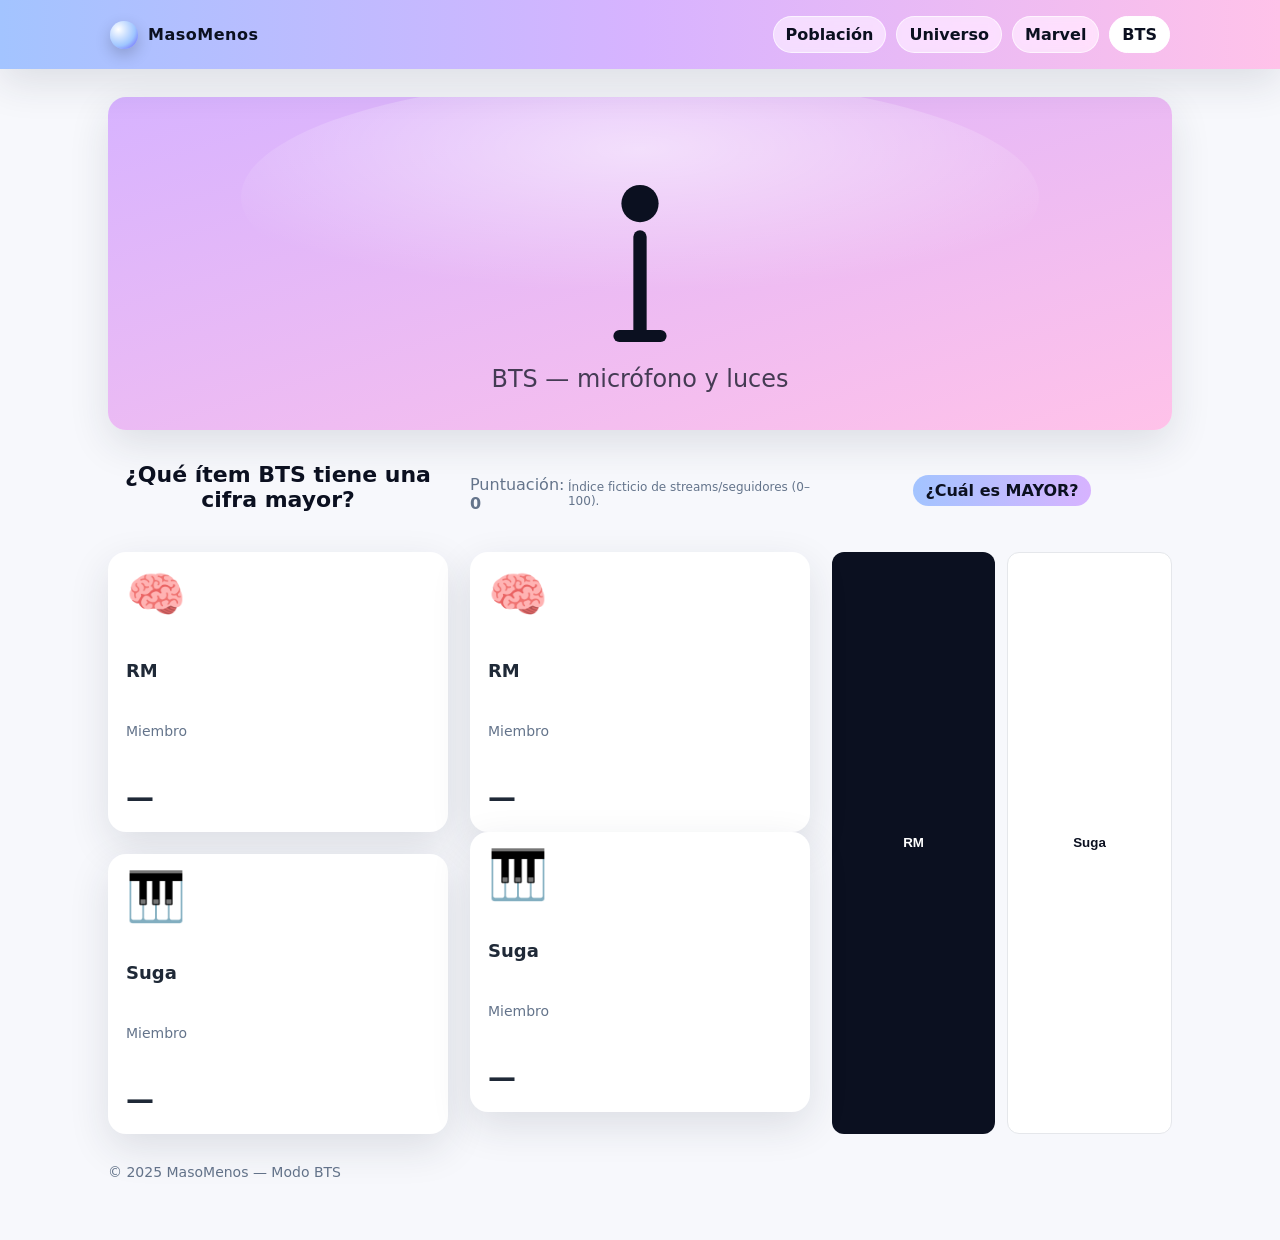
<file: bts.html>
<!doctype html>
<html lang="es">
<head>
  <meta charset="utf-8">
  <meta name="viewport" content="width=device-width, initial-scale=1">
  <title>MasoMenos — BTS</title>
  <link rel="stylesheet" href="assets/style.css">
  <meta name="description" content="Juego MasoMenos — Elige qué opción es mayor. Modo BTS.">
</head>
<body data-mode="bts">
  <script src="assets/header.js" defer></script>
  <main>
    <div class="hero"><img src="assets/img/hero_bts.svg" alt="Ilustración del modo bts"></div>
    <div id="board"></div>
  </main>
  <footer>© 2025 MasoMenos — Modo BTS</footer>
  <script src="assets/game.js" defer></script>
</body>
</html>
</file>
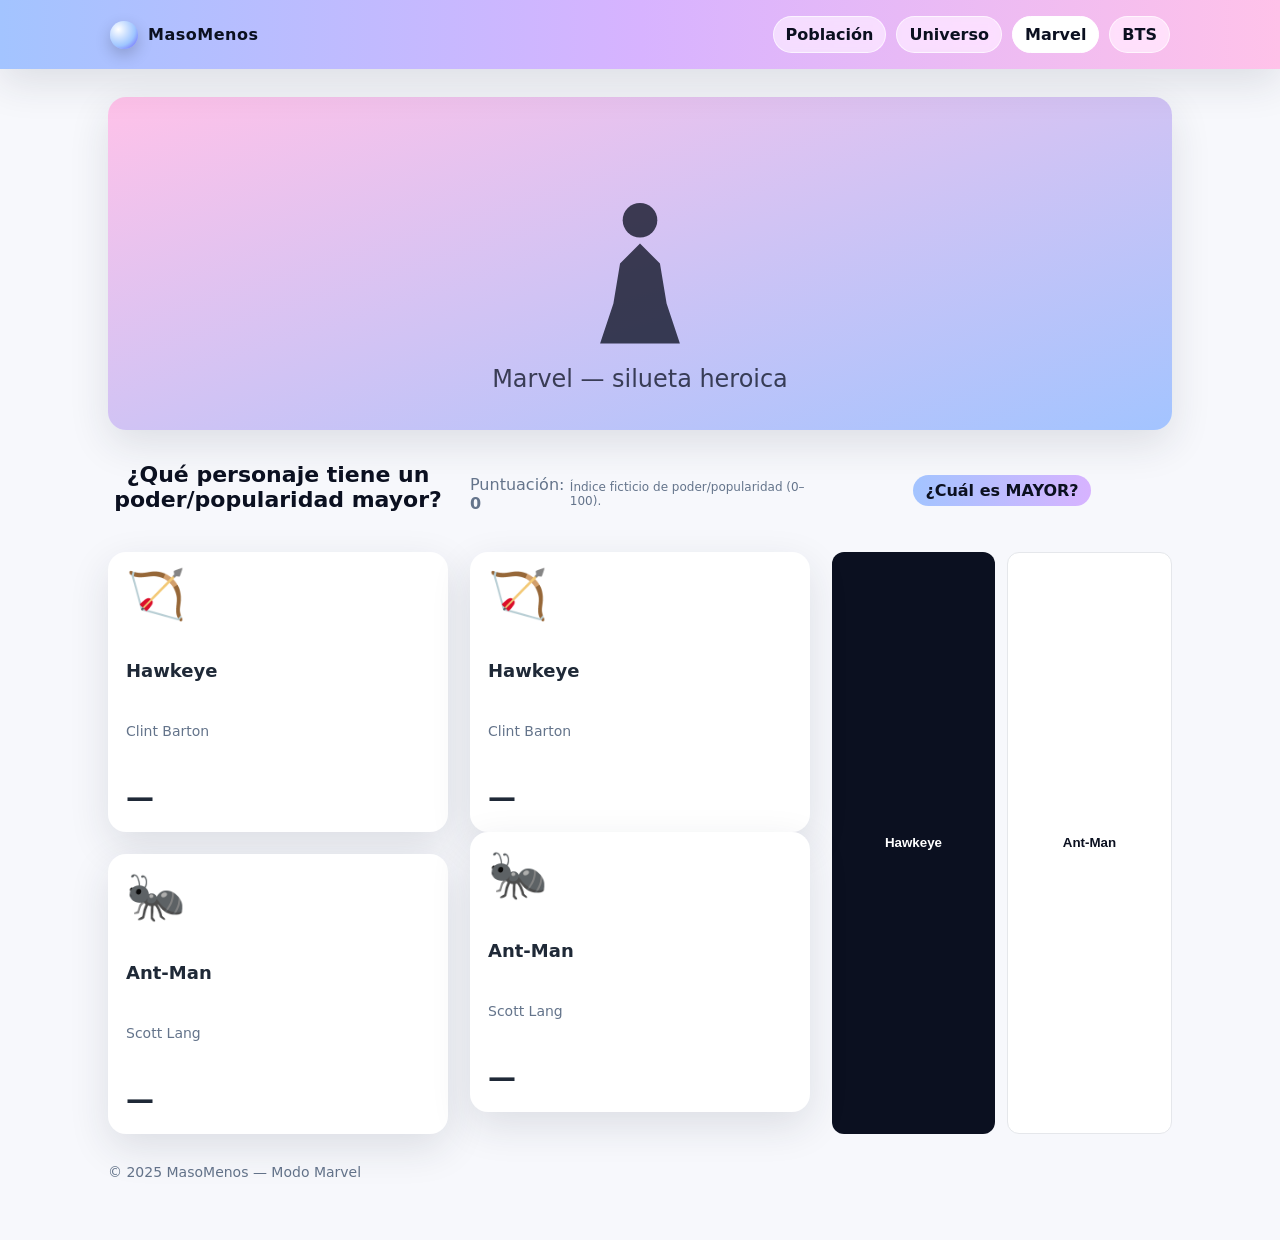
<file: marvel.html>
<!doctype html>
<html lang="es">
<head>
  <meta charset="utf-8">
  <meta name="viewport" content="width=device-width, initial-scale=1">
  <title>MasoMenos — Marvel</title>
  <link rel="stylesheet" href="assets/style.css">
  <meta name="description" content="Juego MasoMenos — Elige qué opción es mayor. Modo Marvel.">
</head>
<body data-mode="marvel">
  <script src="assets/header.js" defer></script>
  <main>
    <div class="hero"><img src="assets/img/hero_marvel.svg" alt="Ilustración del modo marvel"></div>
    <div id="board"></div>
  </main>
  <footer>© 2025 MasoMenos — Modo Marvel</footer>
  <script src="assets/game.js" defer></script>
</body>
</html>
</file>
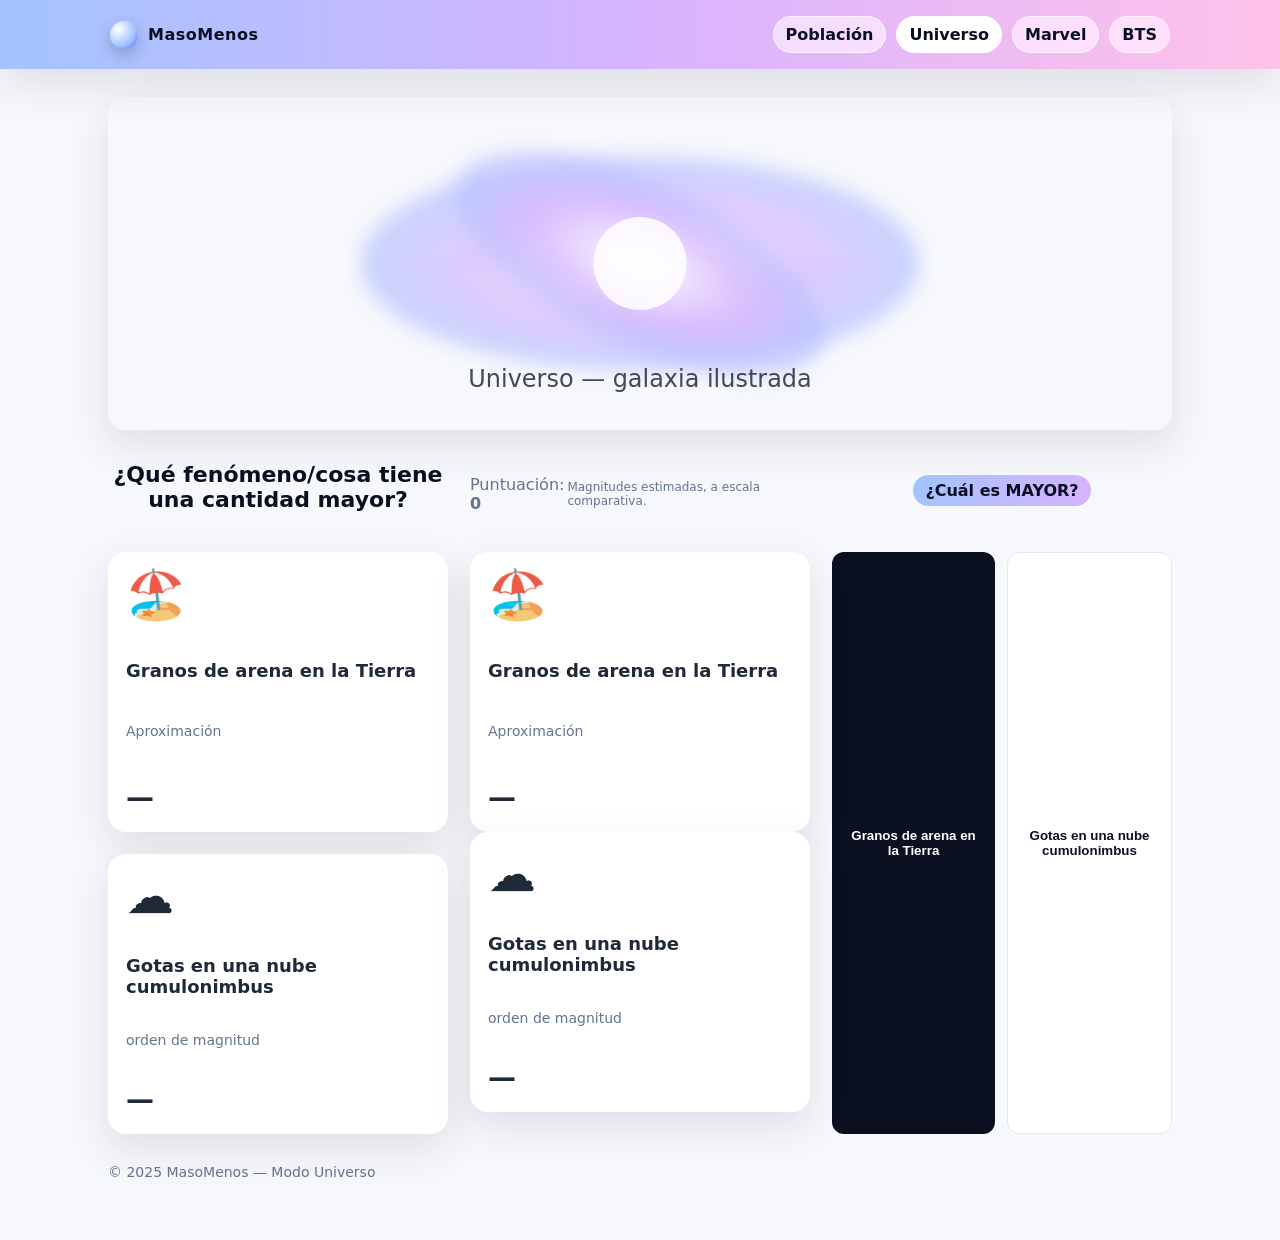
<file: universe.html>
<!doctype html>
<html lang="es">
<head>
  <meta charset="utf-8">
  <meta name="viewport" content="width=device-width, initial-scale=1">
  <title>MasoMenos — Universo</title>
  <link rel="stylesheet" href="assets/style.css">
  <meta name="description" content="Juego MasoMenos — Elige qué opción es mayor. Modo Universo.">
</head>
<body data-mode="universo">
  <script src="assets/header.js" defer></script>
  <main>
    <div class="hero"><img src="assets/img/hero_universo.svg" alt="Ilustración del modo universe"></div>
    <div id="board"></div>
  </main>
  <footer>© 2025 MasoMenos — Modo Universo</footer>
  <script src="assets/game.js" defer></script>
</body>
</html>
</file>
<file: assets/style.css>
:root{
  --bg:#f7f8fc;
  --panel:#ffffff;
  --text:#1f2937;
  --muted:#64748b;
  --softA:#a3c4ff;
  --softB:#d7b3ff;
  --softC:#ffc2e9;
  --accent:#6d5efc;
  --ok:#22c55e;
  --bad:#ef4444;
  --radius:18px;
  --shadow:0 14px 40px rgba(31,41,55,.12);
}
*{box-sizing:border-box}
html,body{margin:0;padding:0;background:var(--bg);color:var(--text);font-family:Inter,system-ui,Segoe UI,Roboto,Arial}
a{color:var(--accent);text-decoration:none}
.header{
  position:sticky; top:0; z-index:50;
  background:linear-gradient(90deg,var(--softA),var(--softB),var(--softC));
  color:#0b1020;
  box-shadow:var(--shadow);
}
.header .wrap{
  display:flex; align-items:center; justify-content:space-between;
  max-width:1100px; margin:0 auto; padding:16px 20px;
}
.brand{display:flex; gap:10px; align-items:center; font-weight:800; letter-spacing:.5px}
.brand .ball{width:28px; height:28px; border-radius:50%;
  background:radial-gradient(circle at 30% 30%, #fff, #9ec5ff 60%, #6d5efc 95%);
  box-shadow:0 6px 16px rgba(0,0,0,.2);
}
.nav{display:flex; gap:10px; flex-wrap:wrap}
.nav a{
  padding:8px 12px; border-radius:999px; background:rgba(255,255,255,.55);
  backdrop-filter:saturate(1.3) blur(6px); border:1px solid rgba(255,255,255,.65);
  font-weight:600; color:#0b1020;
}
.nav a.active{background:#fff; border-color:#fff}
main{max-width:1100px; margin:28px auto; padding:0 18px}
#board{display:grid; grid-template-columns:repeat(auto-fit,minmax(280px,1fr)); gap:22px; align-items:stretch}
.card{
  background:var(--panel); border-radius:var(--radius); box-shadow:var(--shadow); padding:18px;
  display:flex; flex-direction:column; gap:14px; min-height:280px; justify-content:space-between;
  opacity:0; transform:translateY(12px);
  animation:fadeIn .45s ease forwards;
}
.card .title{font-size:18px; font-weight:700}
.card .meta{color:var(--muted); font-size:14px}
.card .emoji{font-size:48px; line-height:1}
.card .value{font-size:28px; font-weight:800}
.vs{
  display:flex; align-items:center; justify-content:center; gap:12px;
  font-weight:800; color:#0b1020;
}
.vs span{padding:6px 12px; background:linear-gradient(90deg,var(--softA),var(--softB)); border-radius:999px}
.actions{display:flex; gap:12px}
button{
  flex:1; padding:12px 14px; border:none; border-radius:12px; font-weight:800; cursor:pointer;
  background:#0b1020; color:#fff;
}
button.secondary{background:#ffffff; color:#0b1020; border:1px solid #e5e7eb}
.score{
  display:flex; align-items:center; justify-content:space-between; margin-top:6px; color:var(--muted)
}
.banner{
  text-align:center; font-size:22px; font-weight:800; margin:10px 0 18px;
  color:#0b1020;
}
footer{max-width:1100px; margin:30px auto; padding:0 18px 30px; color:var(--muted); font-size:14px}
@keyframes fadeIn{to{opacity:1; transform:none}}
.empty{opacity:.75; text-align:center; padding:30px}
.small{font-size:12px; color:var(--muted)}


/* Hero image block */
.hero{border-radius: var(--radius); overflow:hidden; box-shadow: var(--shadow); margin: 16px 0 22px}
.hero img{width:100%; height:auto; display:block}
</file>
